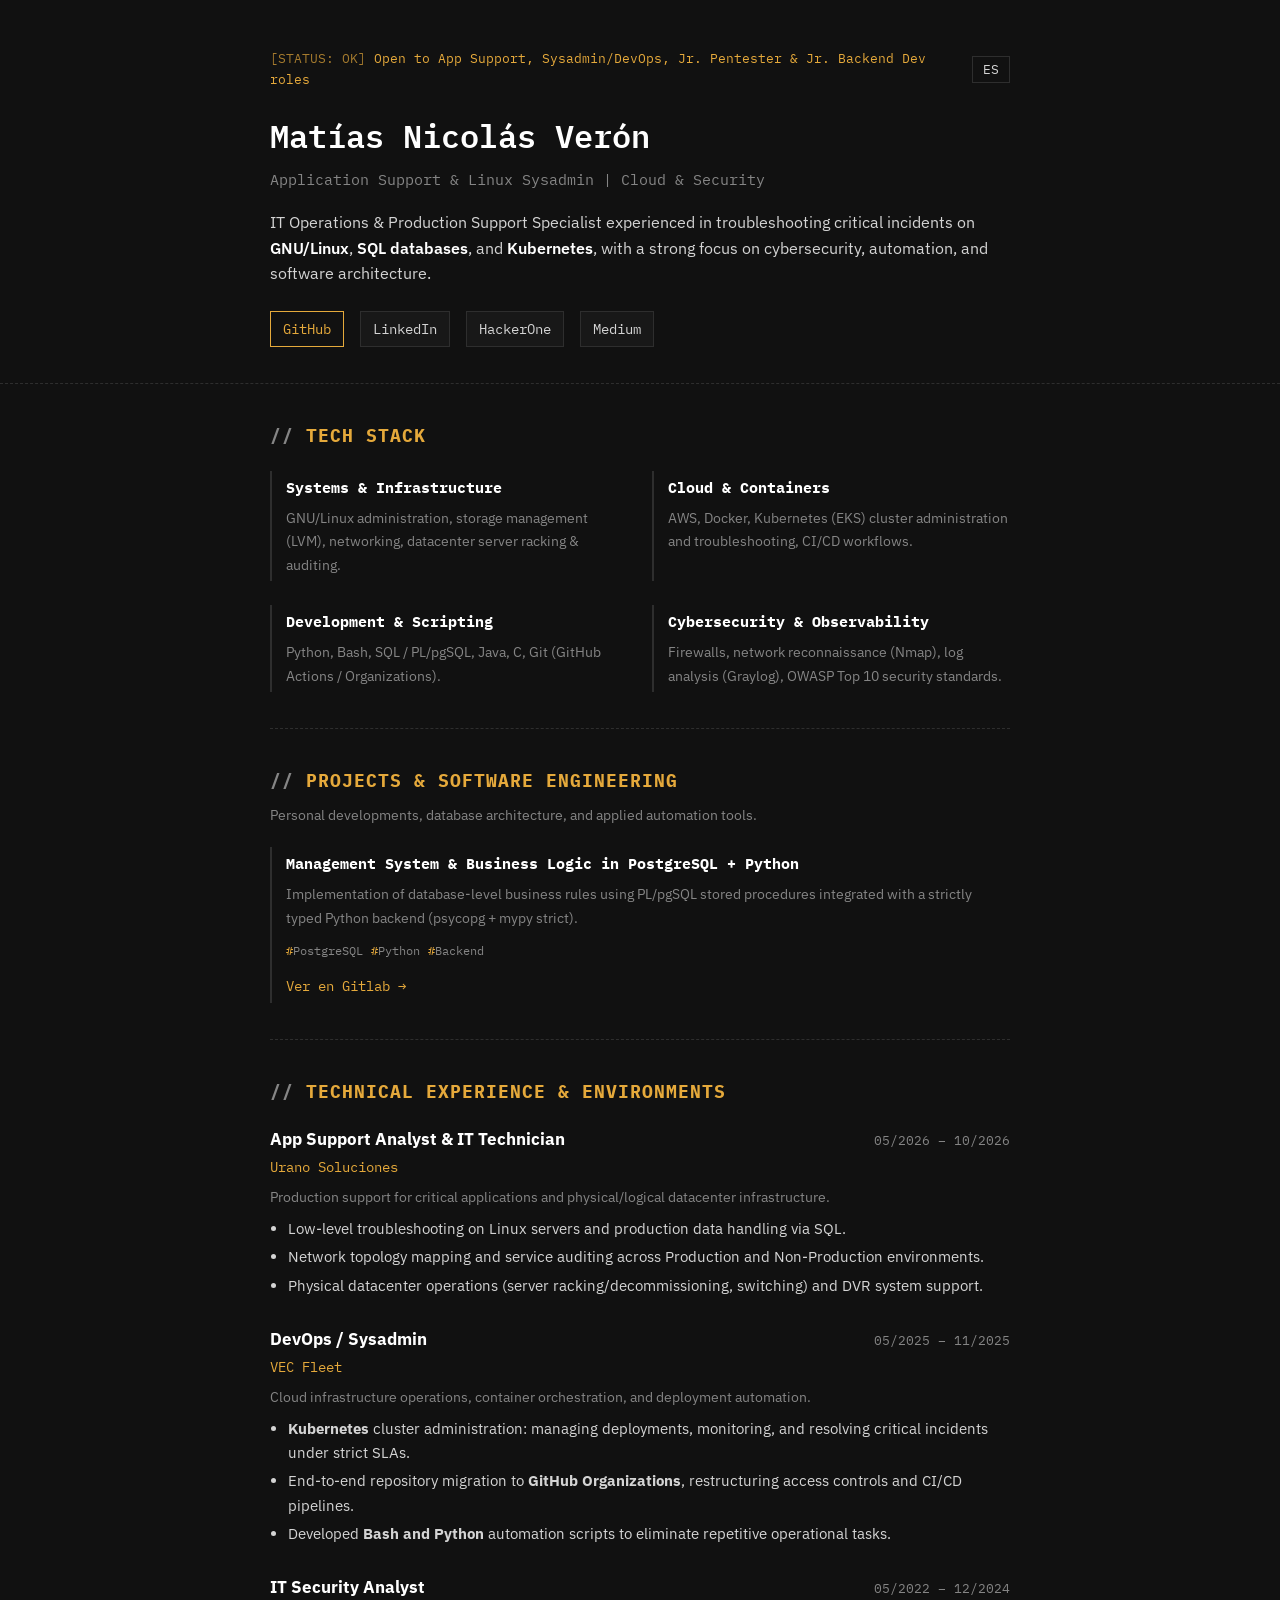
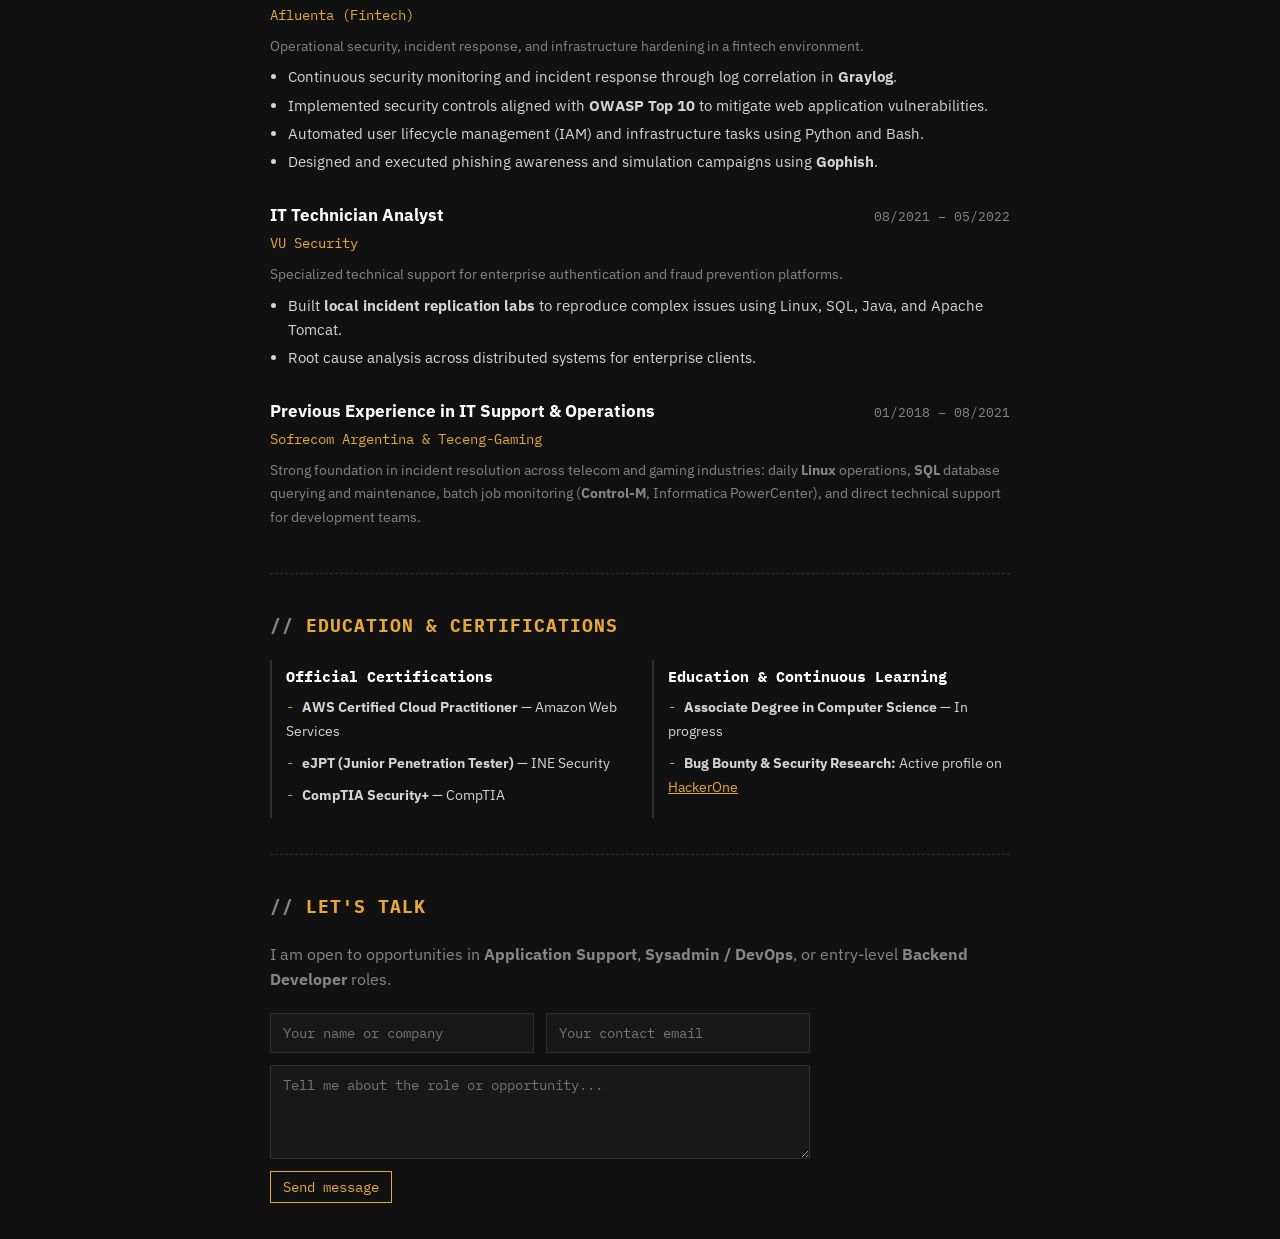
<file: index.html>
<!DOCTYPE html>
<html lang="es">
<head>
    <meta charset="UTF-8">
    <meta name="viewport" content="width=device-width, initial-scale=1.0">
    <title>Matias Nicolas Veron | Application Support, Sysadmin & DevOps</title>
    <link rel="stylesheet" href="style.css">
</head>
<body>
    <header class="hero">
        <div class="container">
            <div class="top-bar">
                <span class="badge-status" data-i18n="badge">Disponible para roles de App Support, Sysadmin/DevOps, Jr. Pentester & Jr. Dev</span>
                <button id="lang-toggle" class="lang-btn" aria-label="Cambiar idioma / Switch language">EN</button>
            </div>

            <h1>Matías Nicolás Verón</h1>
            <p class="subtitle">Application Support & Linux Sysadmin | Cloud & Security</p>
            <p class="bio" data-i18n="bio">
                Especialista en operaciones IT y resolución de incidentes críticos en entornos productivos sobre 
                <strong>GNU/Linux</strong>, <strong>bases de datos SQL</strong> y <strong>Kubernetes</strong>, con fuerte foco 
                en ciberseguridad, automatización y arquitectura de software.
            </p>
            <nav class="social-links">
                <a class="btn primary" href="https://github.com/dempseyroll" target="_blank" rel="noopener">GitHub</a>
                <a class="btn" href="https://linkedin.com/in/matias-veron" target="_blank" rel="noopener">LinkedIn</a>
                <a class="btn" href="https://hackerone.com/dempseyroll?type=user" target="_blank" rel="noopener">HackerOne</a>
                <a class="btn" href="https://medium.com/@d3mps3y" target="_blank" rel="noopener">Medium</a>
            </nav>
        </div>
    </header>

    <main class="container">

        <!-- STACK TECNOLÓGICO -->
        <section id="stack">
            <h2 data-i18n="sec_stack">Stack Tecnológico</h2>
            <div class="grid-2">
                <div class="card">
                    <h3 data-i18n="stack_sys_title">Sistemas & Infraestructura</h3>
                    <p data-i18n="stack_sys_desc">Administración GNU/Linux, almacenamiento (LVM), networking, relevamiento y rackeo en datacenter.</p>
                </div>
                <div class="card">
                    <h3 data-i18n="stack_cloud_title">Cloud & Contenedores</h3>
                    <p data-i18n="stack_cloud_desc">AWS, Docker, administración y troubleshooting de clústeres en Kubernetes (EKS), flujos CI/CD.</p>
                </div>
                <div class="card">
                    <h3 data-i18n="stack_dev_title">Desarrollo & Scripting</h3>
                    <p data-i18n="stack_dev_desc">Python, Bash, SQL / PL/pgSQL, Java, C.</p>
                </div>
                <div class="card">
                    <h3 data-i18n="stack_sec_title">Ciberseguridad & Observabilidad</h3>
                    <p data-i18n="stack_sec_desc">Firewalls, reconocimiento de redes (Nmap), análisis de logs (Graylog), estándares OWASP Top 10.</p>
                </div>
            </div>
        </section>

        <!-- PROYECTOS / LABS -->
        <section id="proyectos">
            <h2 data-i18n="sec_projects">Proyectos & Ingeniería de Software</h2>
            <p class="section-intro" data-i18n="projects_intro">Desarrollos propios, arquitectura en bases de datos y automatizaciones aplicadas.</p>
            <div class="grid-2">
                <article class="card project-card">
                    <h3 data-i18n="proj1_title">Sistema de Gestión & Lógica en PostgreSQL + Python</h3>
                    <p data-i18n="proj1_desc">Implementación de reglas de negocio mediante procedimientos almacenados en PL/pgSQL integrados con backend tipado en Python (psycopg + mypy strict).</p>
                    <div class="tags">
                        <span>PostgreSQL</span><span>Python</span><span>Backend</span>
                    </div>
                    <a href="https://gitlab.com/veronmatias/aima_herrero_ortiz_veron_db1" target="_blank" rel="noopener" class="link-arrow">Ver en Gitlab →</a>
                </article>
            </div>
        </section>

        <!-- EXPERIENCIA LABORAL -->
        <section id="experiencia">
            <h2 data-i18n="sec_exp">Trayectoria Técnica & Entornos</h2>

            <article class="job">
                <div class="job-header">
                    <div>
                        <h3>App Support Analyst & IT Technician</h3>
                        <span class="company">Urano Soluciones</span>
                    </div>
                    <span class="date">05/2026 – 10/2026</span>
                </div>
                <p class="job-summary" data-i18n="job1_sum">Soporte productivo de aplicaciones críticas e infraestructura física/lógica en datacenter.</p>
                <ul>
                    <li data-i18n="job1_li1">Diagnóstico a bajo nivel en servidores Linux y manipulación de datos en producción mediante SQL.</li>
                    <li data-i18n="job1_li2">Relevamiento, mapeo de topologías de red y servicios entre entornos Productivos y No Productivos.</li>
                    <li data-i18n="job1_li3">Montaje físico en datacenter (rackeo/desarmado de servidores, switching) y soporte de sistemas DVR.</li>
                </ul>
            </article>

            <article class="job">
                <div class="job-header">
                    <div>
                        <h3>DevOps / Sysadmin</h3>
                        <span class="company">VEC Fleet</span>
                    </div>
                    <span class="date">05/2025 – 11/2025</span>
                </div>
                <p class="job-summary" data-i18n="job2_sum">Operación de infraestructura cloud, contenedores y automatización de despliegues.</p>
                <ul>
                    <li data-i18n="job2_li1">Administración de clústeres <strong>Kubernetes</strong>: gestión de deployments, monitoreo y resolución de incidentes críticos bajo SLA.</li>
                    <li data-i18n="job2_li2">Migración integral de repositorios hacia <strong>GitHub Organizations</strong>, reestructurando permisos y pipelines CI/CD.</li>
                    <li data-i18n="job2_li3">Desarrollo de scripts en <strong>Bash y Python</strong> para eliminar tareas operativas repetitivas.</li>
                </ul>
            </article>

            <article class="job">
                <div class="job-header">
                    <div>
                        <h3>IT Security Analyst</h3>
                        <span class="company">Afluenta (Fintech)</span>
                    </div>
                    <span class="date">05/2022 – 12/2024</span>
                </div>
                <p class="job-summary" data-i18n="job3_sum">Seguridad operativa, respuesta a incidentes y hardening de infraestructura en entorno financiero.</p>
                <ul>
                    <li data-i18n="job3_li1">Monitoreo continuo y respuesta ante alertas de seguridad mediante correlación de logs en <strong>Graylog</strong>.</li>
                    <li data-i18n="job3_li2">Implementación de controles de seguridad basados en <strong>OWASP Top 10</strong> para mitigación de vulnerabilidades web.</li>
                    <li data-i18n="job3_li3">Automatización de gestión de identidades (ABM) y tareas de infraestructura con Python y Bash.</li>
                    <li data-i18n="job3_li4">Diseño y ejecución de campañas de concientización y simulación de phishing con <strong>Gophish</strong>.</li>
                </ul>
            </article>

            <article class="job">
                <div class="job-header">
                    <div>
                        <h3>IT Technician Analyst</h3>
                        <span class="company">VU Security</span>
                    </div>
                    <span class="date">08/2021 – 05/2022</span>
                </div>
                <p class="job-summary" data-i18n="job4_sum">Soporte especializado sobre plataformas corporativas de autenticación y prevención de fraude.</p>
                <ul>
                    <li data-i18n="job4_li1">Construcción de <strong>laboratorios locales de replicación</strong> de incidentes complejos utilizando Linux, SQL, Java y Apache Tomcat.</li>
                    <li data-i18n="job4_li2">Análisis de causa raíz en sistemas distribuidos para clientes corporativos.</li>
                </ul>
            </article>

            <article class="job compact">
                <div class="job-header">
                    <div>
                        <h3 data-i18n="job5_title">Experiencia previa en Soporte IT & Operaciones</h3>
                        <span class="company">Sofrecom Argentina & Teceng-Gaming</span>
                    </div>
                    <span class="date">01/2018 – 08/2021</span>
                </div>
                <p class="job-summary" data-i18n="job5_sum">
                    Base sólida en resolución de incidentes: operación diaria en <strong>Linux</strong>, 
                    consultas y mantenimiento en bases de datos <strong>SQL</strong>, monitoreo de procesos batch (<strong>Control-M</strong>, 
                    Informatica PowerCenter) y soporte técnico directo a equipos de desarrollo.
                </p>
            </article>
        </section>

        <!-- FORMACIÓN Y CERTIFICACIONES -->
        <section id="formacion">
            <h2 data-i18n="sec_edu">Formación & Certificaciones</h2>
            <div class="grid-2">
                <div class="card">
                    <h3 data-i18n="edu_cert_title">Certificaciones Oficiales</h3>
                    <ul class="cert-list">
                        <li><strong>AWS Certified Cloud Practitioner</strong> — Amazon Web Services</li>
                        <li><strong>eJPT (Junior Penetration Tester)</strong> — INE Security</li>
                        <li><strong>CompTIA Security+</strong> — CompTIA</li>
                    </ul>
                </div>
                <div class="card">
                    <h3 data-i18n="edu_uni_title">Educación & Perfil Continuo</h3>
                    <ul class="cert-list">
                        <li data-i18n="edu_uni_item"><strong>Tecnicatura Superior en Informática</strong> — En curso</li>
                        <li data-i18n="edu_h1_item"><strong>Bug Bounty & Investigación:</strong> Perfil activo en <a href="https://hackerone.com/dempseyroll?type=user" target="_blank" rel="noopener">HackerOne</a></li>
                    </ul>
                </div>
            </div>
        </section>

<!-- CONTACTO -->
        <section id="contacto" class="contact-box">
            <h2 data-i18n="sec_contact">Contacto</h2>
            <p data-i18n="contact_intro">Estoy abierto a propuestas de <strong>Application Support</strong>, <strong>Sysadmin / DevOps</strong> o posiciones iniciales como <strong>Pentester o Desarrollador Backend</strong>.</p>
            
            <form action="https://formspree.io/f/mrpqjyna" method="POST" class="contact-form">
                <div class="form-row">
                    <input type="text" name="name" placeholder="Tu nombre o empresa" data-i18n-placeholder="form_name" required>
                    <input type="email" name="email" placeholder="Tu email de contacto" data-i18n-placeholder="form_email" required>
                </div>
                <textarea name="message" rows="4" placeholder="Contame sobre la posición o propuesta..." data-i18n-placeholder="form_msg" required></textarea>
                
                <!-- Campo oculto anti-spam (honeypot) -->
                <input type="text" name="_gotcha" style="display:none">
                
                <button type="submit" class="btn primary" data-i18n="form_btn">Enviar mensaje</button>
            </form>
        </section>

    </main>
<script src="lang.js"></script>
</body>
</html>
</file>
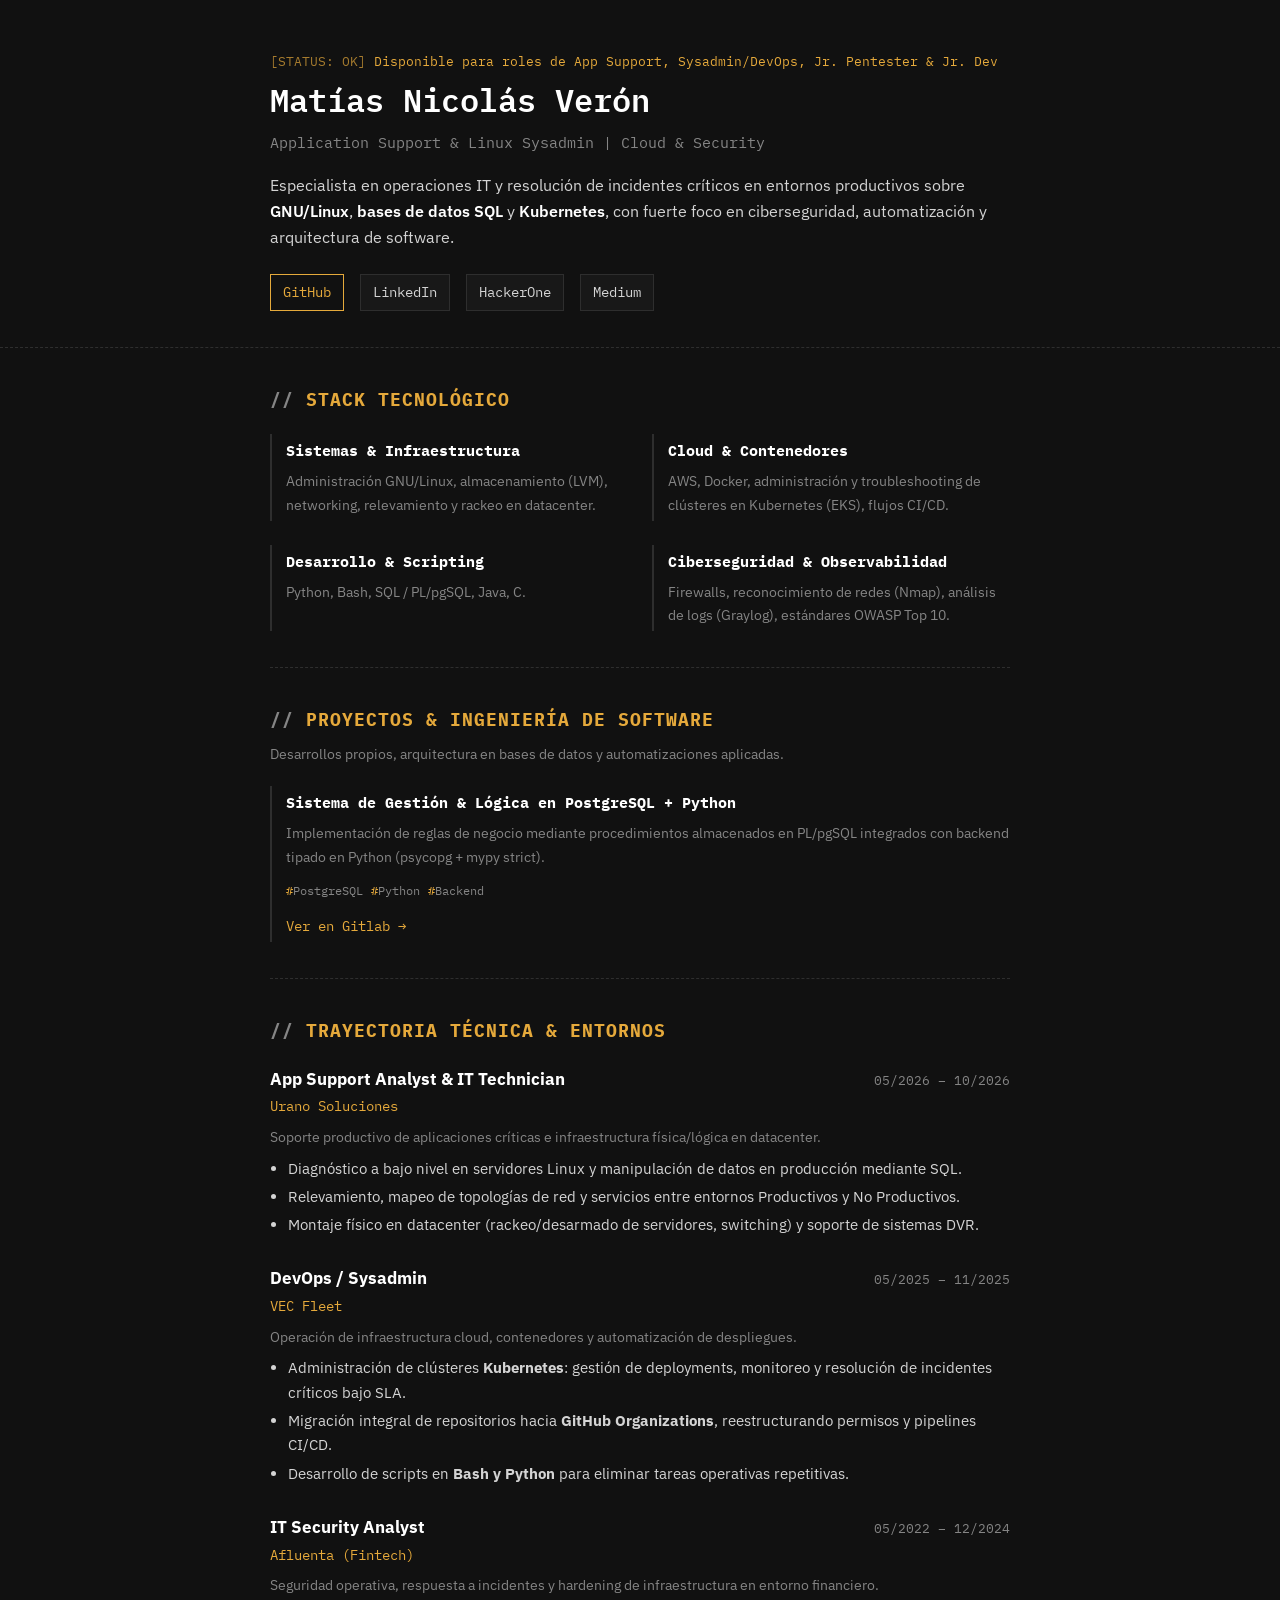
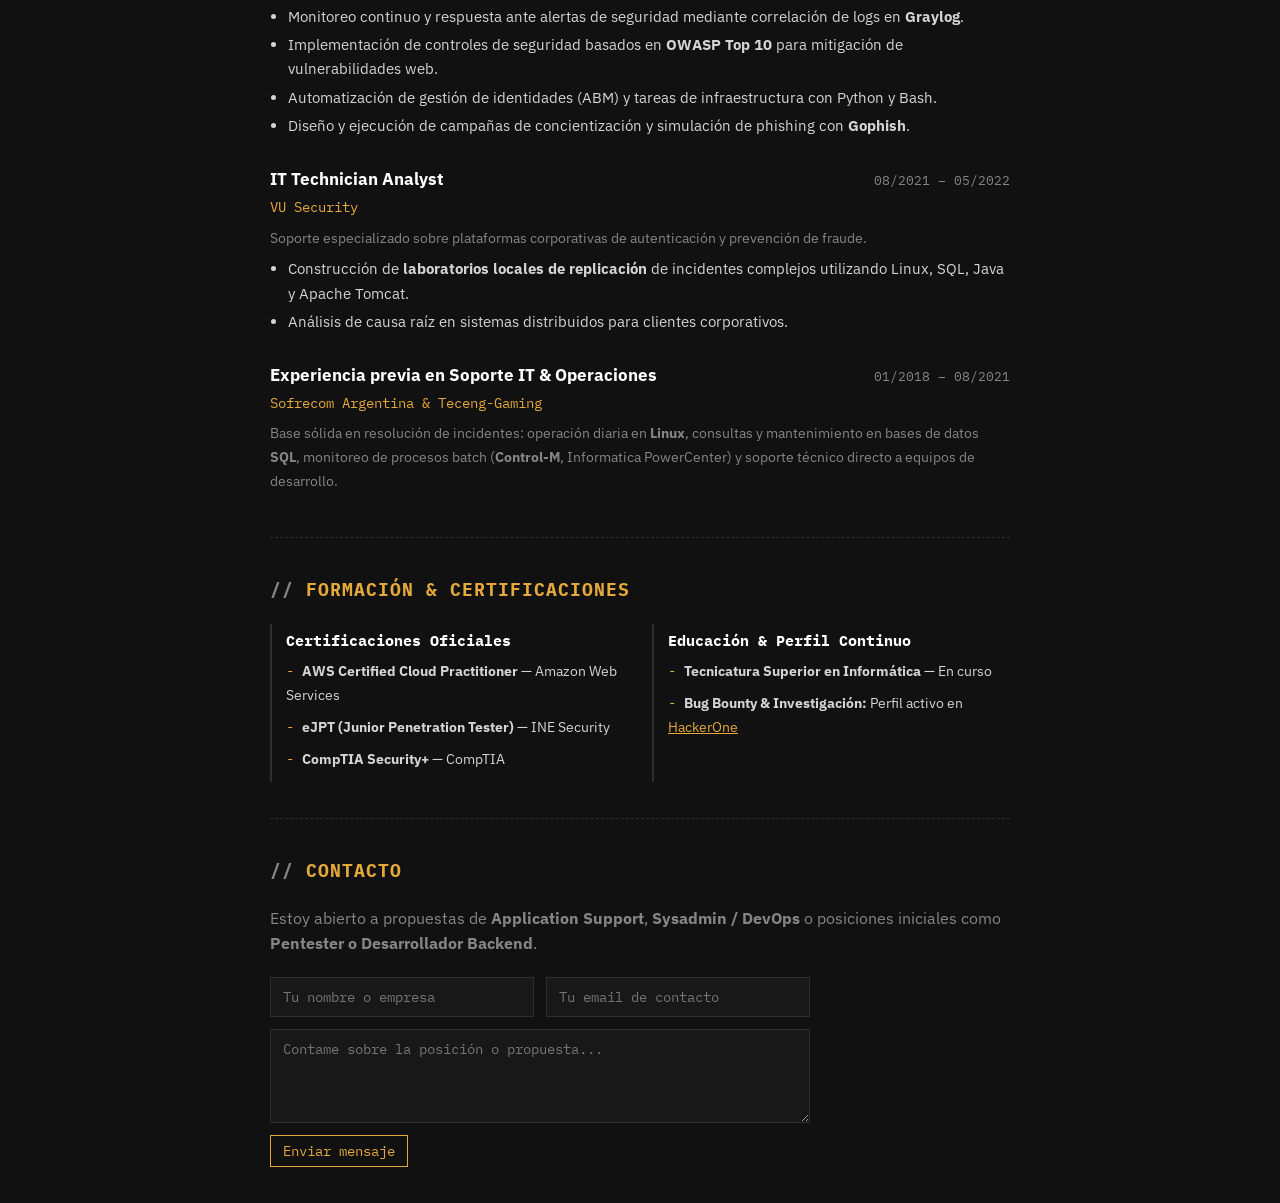
<file: myWeb.html>
<!DOCTYPE html>
<html lang="es">
<head>
    <meta charset="UTF-8">
    <meta name="viewport" content="width=device-width, initial-scale=1.0">
    <title>Matias Nicolas Veron | Application Support, Sysadmin & DevOps</title>
    <link rel="stylesheet" href="style.css">
</head>
<body>
    <header class="hero">
        <div class="container">
            <span class="badge-status">Disponible para roles de App Support, Sysadmin/DevOps, Jr. Pentester & Jr. Dev</span>
            <h1>Matías Nicolás Verón</h1>
            <p class="subtitle">Application Support & Linux Sysadmin | Cloud & Security</p>
            <p class="bio">
                Especialista en operaciones IT y resolución de incidentes críticos en entornos productivos sobre 
                <strong>GNU/Linux</strong>, <strong>bases de datos SQL</strong> y <strong>Kubernetes</strong>, con fuerte foco 
                en ciberseguridad, automatización y arquitectura de software.
            </p>
            <nav class="social-links">
                <a class="btn primary" href="https://github.com/dempseyroll" target="_blank" rel="noopener">GitHub</a>
                <a class="btn" href="https://linkedin.com/in/matias-veron" target="_blank" rel="noopener">LinkedIn</a>
                <a class="btn" href="https://hackerone.com/dempseyroll?type=user" target="_blank" rel="noopener">HackerOne</a>
                <a class="btn" href="https://medium.com/@d3mps3y" target="_blank" rel="noopener">Medium</a>
            </nav>
        </div>
    </header>

    <main class="container">

        <!-- STACK TECNOLÓGICO -->
        <section id="stack">
            <h2>Stack Tecnológico</h2>
            <div class="grid-2">
                <div class="card">
                    <h3>Sistemas & Infraestructura</h3>
                    <p>Administración GNU/Linux, almacenamiento (LVM), networking, relevamiento y rackeo en datacenter.</p>
                </div>
                <div class="card">
                    <h3>Cloud & Contenedores</h3>
                    <p>AWS, Docker, administración y troubleshooting de clústeres en Kubernetes (EKS), flujos CI/CD.</p>
                </div>
                <div class="card">
                    <h3>Desarrollo & Scripting</h3>
                    <p>Python, Bash, SQL / PL/pgSQL, Java, C.</p>
                </div>
                <div class="card">
                    <h3>Ciberseguridad & Observabilidad</h3>
                    <p>Firewalls, reconocimiento de redes (Nmap), análisis de logs (Graylog), estándares OWASP Top 10.</p>
                </div>
            </div>
        </section>

        <!-- PROYECTOS / LABS -->
        <section id="proyectos">
            <h2>Proyectos & Ingeniería de Software</h2>
            <p class="section-intro">Desarrollos propios, arquitectura en bases de datos y automatizaciones aplicadas.</p>
            <div class="grid-2">
                <article class="card project-card">
                    <h3>Sistema de Gestión & Lógica en PostgreSQL + Python</h3>
                    <p>Implementación de reglas de negocio mediante procedimientos almacenados en PL/pgSQL integrados con backend tipado en Python (psycopg + mypy strict).</p>
                    <div class="tags">
                        <span>PostgreSQL</span><span>Python</span><span>Backend</span>
                    </div>
                    <a href="https://gitlab.com/veronmatias/aima_herrero_ortiz_veron_db1" target="_blank" rel="noopener" class="link-arrow">Ver en Gitlab →</a>
                </article>
            </div>
        </section>

        <!-- EXPERIENCIA LABORAL -->
        <section id="experiencia">
            <h2>Trayectoria Técnica & Entornos</h2>

            <article class="job">
                <div class="job-header">
                    <div>
                        <h3>App Support Analyst & IT Technician</h3>
                        <span class="company">Urano Soluciones</span>
                    </div>
                    <span class="date">05/2026 – 10/2026</span>
                </div>
                <p class="job-summary">Soporte productivo de aplicaciones críticas e infraestructura física/lógica en datacenter.</p>
                <ul>
                    <li>Diagnóstico a bajo nivel en servidores Linux y manipulación de datos en producción mediante SQL.</li>
                    <li>Relevamiento, mapeo de topologías de red y servicios entre entornos Productivos y No Productivos.</li>
                    <li>Montaje físico en datacenter (rackeo/desarmado de servidores, switching) y soporte de sistemas DVR.</li>
                </ul>
            </article>

            <article class="job">
                <div class="job-header">
                    <div>
                        <h3>DevOps / Sysadmin</h3>
                        <span class="company">VEC Fleet</span>
                    </div>
                    <span class="date">05/2025 – 11/2025</span>
                </div>
                <p class="job-summary">Operación de infraestructura cloud, contenedores y automatización de despliegues.</p>
                <ul>
                    <li>Administración de clústeres <strong>Kubernetes</strong>: gestión de deployments, monitoreo y resolución de incidentes críticos bajo SLA.</li>
                    <li>Migración integral de repositorios hacia <strong>GitHub Organizations</strong>, reestructurando permisos y pipelines CI/CD.</li>
                    <li>Desarrollo de scripts en <strong>Bash y Python</strong> para eliminar tareas operativas repetitivas.</li>
                </ul>
            </article>

            <article class="job">
                <div class="job-header">
                    <div>
                        <h3>IT Security Analyst</h3>
                        <span class="company">Afluenta (Fintech)</span>
                    </div>
                    <span class="date">05/2022 – 12/2024</span>
                </div>
                <p class="job-summary">Seguridad operativa, respuesta a incidentes y hardening de infraestructura en entorno financiero.</p>
                <ul>
                    <li>Monitoreo continuo y respuesta ante alertas de seguridad mediante correlación de logs en <strong>Graylog</strong>.</li>
                    <li>Implementación de controles de seguridad basados en <strong>OWASP Top 10</strong> para mitigación de vulnerabilidades web.</li>
                    <li>Automatización de gestión de identidades (ABM) y tareas de infraestructura con Python y Bash.</li>
                    <li>Diseño y ejecución de campañas de concientización y simulación de phishing con <strong>Gophish</strong>.</li>
                </ul>
            </article>

            <article class="job">
                <div class="job-header">
                    <div>
                        <h3>IT Technician Analyst</h3>
                        <span class="company">VU Security</span>
                    </div>
                    <span class="date">08/2021 – 05/2022</span>
                </div>
                <p class="job-summary">Soporte especializado sobre plataformas corporativas de autenticación y prevención de fraude.</p>
                <ul>
                    <li>Construcción de <strong>laboratorios locales de replicación</strong> de incidentes complejos utilizando Linux, SQL, Java y Apache Tomcat.</li>
                    <li>Análisis de causa raíz en sistemas distribuidos para clientes corporativos.</li>
                </ul>
            </article>

            <article class="job compact">
                <div class="job-header">
                    <div>
                        <h3>Experiencia previa en Soporte IT & Operaciones</h3>
                        <span class="company">Sofrecom Argentina & Teceng-Gaming</span>
                    </div>
                    <span class="date">01/2018 – 08/2021</span>
                </div>
                <p class="job-summary">
                    Base sólida en resolución de incidentes: operación diaria en <strong>Linux</strong>, 
                    consultas y mantenimiento en bases de datos <strong>SQL</strong>, monitoreo de procesos batch (<strong>Control-M</strong>, 
                    Informatica PowerCenter) y soporte técnico directo a equipos de desarrollo.
                </p>
            </article>
        </section>

        <!-- FORMACIÓN Y CERTIFICACIONES -->
        <section id="formacion">
            <h2>Formación & Certificaciones</h2>
            <div class="grid-2">
                <div class="card">
                    <h3>Certificaciones Oficiales</h3>
                    <ul class="cert-list">
                        <li><strong>AWS Certified Cloud Practitioner</strong> — Amazon Web Services</li>
                        <li><strong>eJPT (Junior Penetration Tester)</strong> — INE Security</li>
                        <li><strong>CompTIA Security+</strong> — CompTIA</li>
                    </ul>
                </div>
                <div class="card">
                    <h3>Educación & Perfil Continuo</h3>
                    <ul class="cert-list">
                        <li><strong>Tecnicatura Superior en Informática</strong> — En curso</li>
                        <li><strong>Bug Bounty & Investigación:</strong> Perfil activo en <a href="https://hackerone.com/dempseyroll?type=user" target="_blank" rel="noopener">HackerOne</a></li>
                    </ul>
                </div>
            </div>
        </section>

<!-- CONTACTO -->
        <section id="contacto" class="contact-box">
            <h2>Contacto</h2>
            <p>Estoy abierto a propuestas de <strong>Application Support</strong>, <strong>Sysadmin / DevOps</strong> o posiciones iniciales como <strong>Pentester o Desarrollador Backend</strong>.</p>
            
            <form action="https://formspree.io/f/mrpqjyna" method="POST" class="contact-form">
                <div class="form-row">
                    <input type="text" name="name" placeholder="Tu nombre o empresa" required>
                    <input type="email" name="email" placeholder="Tu email de contacto" required>
                </div>
                <textarea name="message" rows="4" placeholder="Contame sobre la posición o propuesta..." required></textarea>
                
                <!-- Campo oculto anti-spam (honeypot) -->
                <input type="text" name="_gotcha" style="display:none">
                
                <button type="submit" class="btn primary">Enviar mensaje</button>
            </form>
        </section>

    </main>

</body>
</html>
</file>
<file: style.css>
@import url('https://fonts.googleapis.com/css2?family=IBM+Plex+Mono:wght@400;600&family=IBM+Plex+Sans:wght@400;500;600&display=swap');

:root {
    --bg: #111111;
    --surface: #181818;
    --border: #2e2e2e;
    --text: #d4d4d4;
    --text-muted: #858585;
    --accent: #e5a93b; /* Ámbar estilo monitor monocromo / terminal */
}

* { box-sizing: border-box; margin: 0; padding: 0; }

body {
    font-family: 'IBM Plex Sans', sans-serif;
    background-color: var(--bg);
    color: var(--text);
    line-height: 1.65;
    font-size: 15.5px;
}

.container {
    max-width: 780px;
    margin: 0 auto;
    padding: 0 20px;
}

.hero {
    padding: 48px 0 36px;
    border-bottom: 1px dashed var(--border);
}

.top-bar {
    display: flex;
    justify-content: space-between;
    align-items: center;
    margin-bottom: 20px;
}

.badge-status {
    font-family: 'IBM Plex Mono', monospace;
    font-size: 0.8rem;
    color: var(--accent);
}

.badge-status::before {
    content: "[STATUS: OK] ";
    opacity: 0.7;
}

.lang-btn {
    background: transparent;
    color: var(--text);
    border: 1px solid var(--border);
    padding: 4px 10px;
    font-family: 'IBM Plex Mono', monospace;
    font-size: 0.8rem;
    cursor: pointer;
}

.lang-btn:hover { border-color: var(--accent); color: var(--accent); }

h1 {
    font-family: 'IBM Plex Mono', monospace;
    font-size: 2rem;
    color: #ffffff;
    font-weight: 600;
    margin-bottom: 4px;
}

.subtitle {
    font-family: 'IBM Plex Mono', monospace;
    font-size: 0.95rem;
    color: var(--text-muted);
    margin-bottom: 18px;
}

.bio { color: var(--text); margin-bottom: 24px; }
.bio strong { color: #ffffff; font-weight: 600; }

.social-links { display: flex; flex-wrap: wrap; gap: 16px; }

.btn {
    font-family: 'IBM Plex Mono', monospace;
    text-decoration: none;
    font-size: 0.85rem;
    color: var(--text);
    padding: 6px 12px;
    border: 1px solid var(--border);
    background: var(--surface);
}

.btn:hover, .btn.primary {
    border-color: var(--accent);
    color: var(--accent);
    background: transparent;
}

section {
    padding: 36px 0;
    border-bottom: 1px dashed var(--border);
}

h2 {
    font-family: 'IBM Plex Mono', monospace;
    font-size: 1.15rem;
    text-transform: uppercase;
    letter-spacing: 1px;
    color: var(--accent);
    margin-bottom: 20px;
}

h2::before { content: "// "; color: var(--text-muted); }

.section-intro { color: var(--text-muted); margin-top: -12px; margin-bottom: 20px; font-size: 0.9rem; }

.grid-2 {
    display: grid;
    grid-template-columns: repeat(auto-fit, minmax(300px, 1fr));
    gap: 24px;
}

/* Sin cajas ni bordes redondeados: estructura limpia */
.card {
    background: transparent;
    border-left: 2px solid var(--border);
    padding: 4px 0 4px 14px;
}

.card h3 {
    font-family: 'IBM Plex Mono', monospace;
    font-size: 0.95rem;
    color: #ffffff;
    margin-bottom: 6px;
}

.card p { color: var(--text-muted); font-size: 0.9rem; }

.tags { display: flex; flex-wrap: wrap; gap: 8px; margin: 12px 0; }
.tags span {
    font-family: 'IBM Plex Mono', monospace;
    font-size: 0.75rem;
    color: var(--text-muted);
}
.tags span::before { content: "#"; color: var(--accent); }

.link-arrow {
    font-family: 'IBM Plex Mono', monospace;
    color: var(--accent);
    text-decoration: none;
    font-size: 0.85rem;
}
.link-arrow:hover { text-decoration: underline; }

.job { margin-bottom: 28px; }
.job:last-child { margin-bottom: 0; }

.job-header {
    display: flex;
    justify-content: space-between;
    align-items: baseline;
    flex-wrap: wrap;
    margin-bottom: 6px;
}

.job h3 { font-size: 1.05rem; color: #ffffff; }
.company { font-family: 'IBM Plex Mono', monospace; color: var(--accent); font-size: 0.85rem; }
.date { font-family: 'IBM Plex Mono', monospace; font-size: 0.8rem; color: var(--text-muted); }
.job-summary { color: var(--text-muted); font-size: 0.9rem; margin-bottom: 8px; }

.job ul { padding-left: 18px; color: var(--text); font-size: 0.92rem; }
.job li { margin-bottom: 4px; }

.cert-list { list-style: none; }
.cert-list li { color: var(--text); font-size: 0.9rem; margin-bottom: 8px; }
.cert-list li::before { content: "- "; font-family: 'IBM Plex Mono', monospace; color: var(--accent); }
.cert-list a { color: var(--accent); }

/* Formulario sobrio */
.contact-box { border-bottom: none; }
.contact-box p { color: var(--text-muted); margin-bottom: 20px; }
.contact-form { display: flex; flex-direction: column; gap: 12px; max-width: 540px; }
.form-row { display: grid; grid-template-columns: 1fr 1fr; gap: 12px; }
@media (max-width: 600px) { .form-row { grid-template-columns: 1fr; } }

.contact-form input, .contact-form textarea {
    background: var(--surface);
    border: 1px solid var(--border);
    padding: 10px 12px;
    color: var(--text);
    font-family: 'IBM Plex Mono', monospace;
    font-size: 0.85rem;
}

.contact-form input:focus, .contact-form textarea:focus {
    outline: none;
    border-color: var(--accent);
}

.contact-form button { align-self: flex-start; cursor: pointer; }

footer {
    padding: 24px 0;
    border-top: 1px dashed var(--border);
    text-align: center;
    font-family: 'IBM Plex Mono', monospace;
    font-size: 0.8rem;
    color: var(--text-muted);
}
</file>
